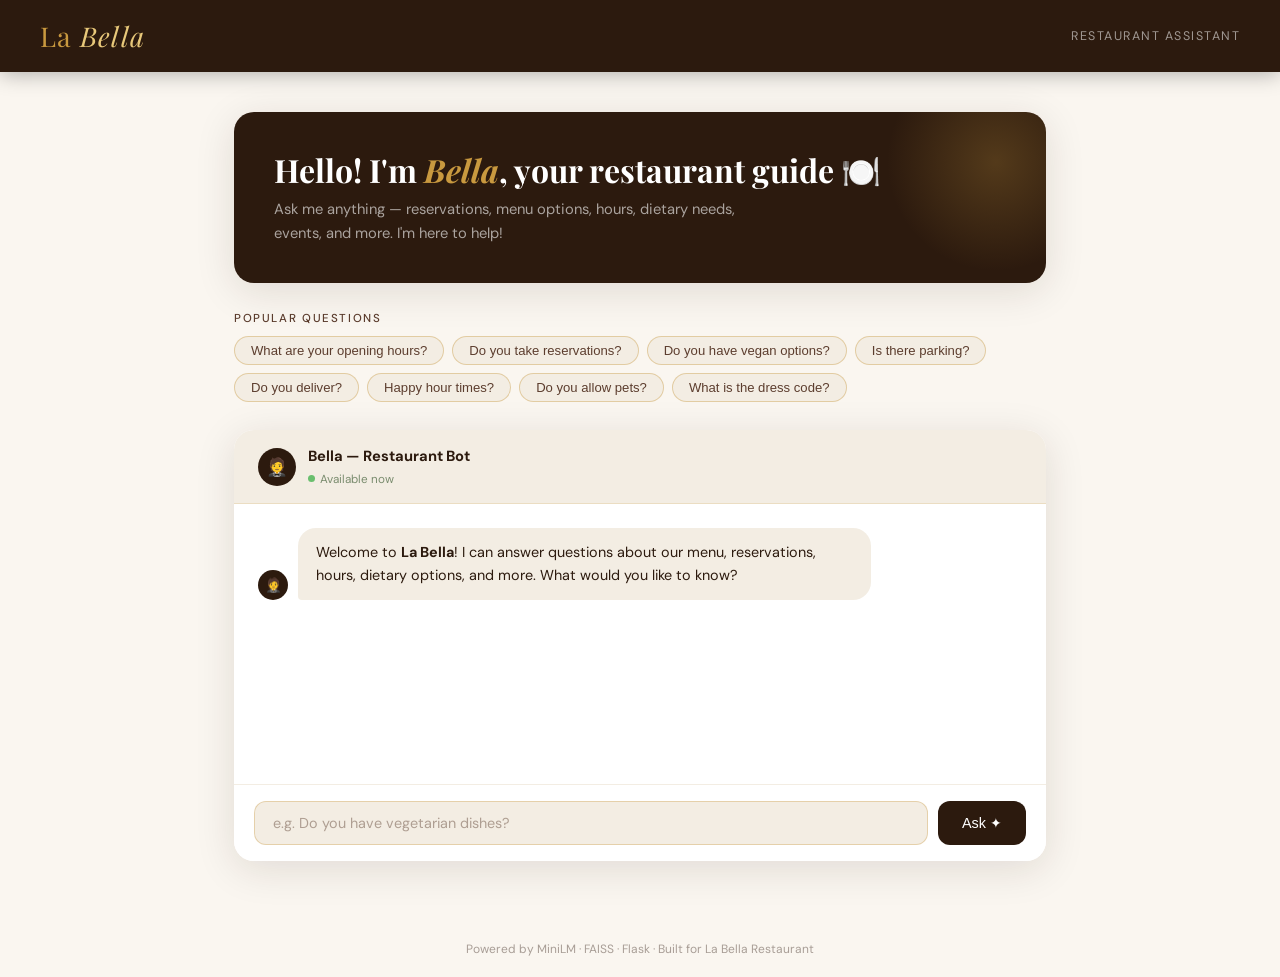
<file: index.html>
<!DOCTYPE html>
<html lang="en">
<head>
  <meta charset="UTF-8" />
  <meta name="viewport" content="width=device-width, initial-scale=1.0"/>
  <title>La Bella — Restaurant Assistant</title>
  <link href="https://fonts.googleapis.com/css2?family=Playfair+Display:ital,wght@0,400;0,700;1,400&family=DM+Sans:wght@300;400;500&display=swap" rel="stylesheet"/>
  <style>
    *, *::before, *::after { box-sizing: border-box; margin: 0; padding: 0; }

    :root {
      --cream:    #faf6f0;
      --paper:    #f3ede3;
      --gold:     #c9993f;
      --gold-lt:  #e8c87a;
      --espresso: #2c1a0e;
      --brown:    #5c3d2e;
      --sage:     #7a8c6e;
      --red:      #b03a2e;
      --white:    #ffffff;
      --shadow:   0 8px 40px rgba(44,26,14,.12);
    }

    html, body { height: 100%; }

    body {
      font-family: 'DM Sans', sans-serif;
      background: var(--cream);
      color: var(--espresso);
      display: flex;
      flex-direction: column;
      align-items: center;
      min-height: 100vh;
    }

    /* ── HEADER ── */
    header {
      width: 100%;
      background: var(--espresso);
      padding: 18px 40px;
      display: flex;
      align-items: center;
      justify-content: space-between;
      box-shadow: 0 2px 20px rgba(0,0,0,.3);
    }
    .logo {
      font-family: 'Playfair Display', serif;
      font-size: 1.7rem;
      color: var(--gold);
      letter-spacing: .04em;
    }
    .logo span { font-style: italic; color: var(--gold-lt); }
    .tagline {
      font-size: .78rem;
      color: rgba(255,255,255,.55);
      letter-spacing: .12em;
      text-transform: uppercase;
    }

    /* ── MAIN LAYOUT ── */
    main {
      width: 100%;
      max-width: 860px;
      padding: 40px 24px 60px;
      display: flex;
      flex-direction: column;
      gap: 28px;
    }

    /* ── HERO CARD ── */
    .hero {
      background: var(--espresso);
      border-radius: 20px;
      padding: 38px 40px;
      position: relative;
      overflow: hidden;
      box-shadow: var(--shadow);
    }
    .hero::before {
      content: '';
      position: absolute;
      top: -60px; right: -60px;
      width: 220px; height: 220px;
      background: radial-gradient(circle, rgba(201,153,63,.25) 0%, transparent 70%);
      border-radius: 50%;
    }
    .hero-title {
      font-family: 'Playfair Display', serif;
      font-size: 2rem;
      color: var(--white);
      line-height: 1.25;
      margin-bottom: 8px;
    }
    .hero-title em { color: var(--gold); font-style: italic; }
    .hero-sub {
      color: rgba(255,255,255,.6);
      font-size: .92rem;
      line-height: 1.6;
      max-width: 500px;
    }

    /* ── QUICK TOPICS ── */
    .quick-label {
      font-size: .72rem;
      text-transform: uppercase;
      letter-spacing: .14em;
      color: var(--brown);
      font-weight: 500;
      margin-bottom: 10px;
    }
    .chips {
      display: flex;
      flex-wrap: wrap;
      gap: 8px;
    }
    .chip {
      background: var(--paper);
      border: 1px solid rgba(201,153,63,.4);
      border-radius: 999px;
      padding: 6px 16px;
      font-size: .82rem;
      color: var(--brown);
      cursor: pointer;
      transition: all .2s;
      white-space: nowrap;
    }
    .chip:hover {
      background: var(--gold);
      color: var(--white);
      border-color: var(--gold);
      transform: translateY(-1px);
    }

    /* ── CHAT BOX ── */
    .chat-card {
      background: var(--white);
      border-radius: 20px;
      box-shadow: var(--shadow);
      overflow: hidden;
      display: flex;
      flex-direction: column;
    }
    .chat-header {
      background: var(--paper);
      padding: 16px 24px;
      border-bottom: 1px solid rgba(201,153,63,.2);
      display: flex;
      align-items: center;
      gap: 12px;
    }
    .avatar {
      width: 38px; height: 38px;
      background: var(--espresso);
      border-radius: 50%;
      display: flex; align-items: center; justify-content: center;
      font-size: 1.1rem;
    }
    .chat-header-info strong {
      font-size: .92rem;
      color: var(--espresso);
      display: block;
    }
    .online-dot {
      display: inline-flex;
      align-items: center;
      gap: 5px;
      font-size: .73rem;
      color: var(--sage);
    }
    .online-dot::before {
      content: '';
      width: 7px; height: 7px;
      background: #6abf6e;
      border-radius: 50%;
      display: inline-block;
    }

    /* chat messages */
    .chat-messages {
      padding: 24px;
      min-height: 280px;
      max-height: 420px;
      overflow-y: auto;
      display: flex;
      flex-direction: column;
      gap: 16px;
    }
    .chat-messages::-webkit-scrollbar { width: 5px; }
    .chat-messages::-webkit-scrollbar-thumb { background: var(--paper); border-radius: 10px; }

    .bubble-row {
      display: flex;
      align-items: flex-end;
      gap: 10px;
      animation: popIn .25s ease;
    }
    @keyframes popIn {
      from { opacity: 0; transform: translateY(8px); }
      to   { opacity: 1; transform: translateY(0); }
    }
    .bubble-row.user { flex-direction: row-reverse; }

    .bubble-avatar {
      width: 30px; height: 30px;
      border-radius: 50%;
      flex-shrink: 0;
      display: flex; align-items: center; justify-content: center;
      font-size: .85rem;
    }
    .bubble-avatar.bot { background: var(--espresso); }
    .bubble-avatar.user-av { background: var(--gold); }

    .bubble {
      max-width: 75%;
      padding: 13px 18px;
      border-radius: 18px;
      font-size: .9rem;
      line-height: 1.6;
    }
    .bubble.bot {
      background: var(--paper);
      color: var(--espresso);
      border-bottom-left-radius: 4px;
    }
    .bubble.user {
      background: var(--espresso);
      color: var(--white);
      border-bottom-right-radius: 4px;
    }
    .bubble .match-label {
      font-size: .7rem;
      color: var(--brown);
      display: block;
      margin-bottom: 4px;
      font-style: italic;
    }
    .score-badge {
      display: inline-block;
      margin-top: 8px;
      padding: 2px 10px;
      border-radius: 999px;
      font-size: .7rem;
      font-weight: 500;
    }
    .score-high   { background: #e8f5e9; color: #2e7d32; }
    .score-medium { background: #fff8e1; color: #f57f17; }
    .score-low    { background: #fce4ec; color: #880e4f; }

    /* typing indicator */
    .typing-indicator { display: none; }
    .typing-indicator.show { display: flex; }
    .typing-bubble {
      background: var(--paper);
      border-radius: 18px 18px 18px 4px;
      padding: 14px 20px;
      display: flex; gap: 5px; align-items: center;
    }
    .dot {
      width: 7px; height: 7px;
      background: var(--brown);
      border-radius: 50%;
      animation: bounce 1.2s infinite;
      opacity: .6;
    }
    .dot:nth-child(2) { animation-delay: .2s; }
    .dot:nth-child(3) { animation-delay: .4s; }
    @keyframes bounce {
      0%, 100% { transform: translateY(0); }
      50%       { transform: translateY(-6px); }
    }

    /* ── INPUT ── */
    .chat-input-area {
      padding: 16px 20px;
      border-top: 1px solid var(--paper);
      display: flex;
      gap: 10px;
      background: var(--white);
    }
    #questionInput {
      flex: 1;
      border: 1.5px solid rgba(201,153,63,.35);
      border-radius: 12px;
      padding: 12px 18px;
      font-family: 'DM Sans', sans-serif;
      font-size: .9rem;
      color: var(--espresso);
      background: var(--paper);
      outline: none;
      transition: border-color .2s;
      resize: none;
    }
    #questionInput:focus { border-color: var(--gold); background: var(--white); }
    #questionInput::placeholder { color: rgba(92,61,46,.45); }

    #sendBtn {
      background: var(--espresso);
      color: var(--white);
      border: none;
      border-radius: 12px;
      padding: 0 24px;
      font-size: .9rem;
      font-weight: 500;
      cursor: pointer;
      transition: background .2s, transform .15s;
      white-space: nowrap;
    }
    #sendBtn:hover  { background: var(--brown); transform: scale(1.03); }
    #sendBtn:active { transform: scale(.97); }
    #sendBtn:disabled { opacity: .5; cursor: not-allowed; transform: none; }

    /* ── SUGGESTIONS ── */
    .suggestions-card {
      background: var(--white);
      border-radius: 16px;
      padding: 20px 24px;
      box-shadow: var(--shadow);
    }
    .suggestions-card h3 {
      font-family: 'Playfair Display', serif;
      font-size: 1rem;
      color: var(--espresso);
      margin-bottom: 12px;
    }
    .suggestion-item {
      display: flex;
      align-items: center;
      justify-content: space-between;
      padding: 10px 14px;
      border-radius: 10px;
      cursor: pointer;
      transition: background .18s;
      border: 1px solid transparent;
    }
    .suggestion-item:hover {
      background: var(--paper);
      border-color: rgba(201,153,63,.25);
    }
    .suggestion-q { font-size: .87rem; color: var(--brown); }
    .suggestion-score {
      font-size: .75rem;
      color: var(--sage);
      font-weight: 500;
      flex-shrink: 0;
      margin-left: 8px;
    }
    .suggestions-hidden { display: none; }

    /* ── FOOTER ── */
    footer {
      margin-top: auto;
      padding: 20px;
      text-align: center;
      font-size: .75rem;
      color: rgba(44,26,14,.4);
    }
  </style>
</head>
<body>

<header>
  <div class="logo">La <span>Bella</span></div>
  <div class="tagline">Restaurant Assistant</div>
</header>

<main>
  <!-- Hero -->
  <div class="hero">
    <h1 class="hero-title">Hello! I'm <em>Bella</em>, your restaurant guide 🍽️</h1>
    <p class="hero-sub">Ask me anything — reservations, menu options, hours, dietary needs, events, and more. I'm here to help!</p>
  </div>

  <!-- Quick chips -->
  <div>
    <p class="quick-label">Popular questions</p>
    <div class="chips" id="chips"></div>
  </div>

  <!-- Chat window -->
  <div class="chat-card">
    <div class="chat-header">
      <div class="avatar">🤵</div>
      <div class="chat-header-info">
        <strong>Bella — Restaurant Bot</strong>
        <span class="online-dot">Available now</span>
      </div>
    </div>

    <div class="chat-messages" id="chatMessages">
      <!-- Welcome message -->
      <div class="bubble-row">
        <div class="bubble-avatar bot">🤵</div>
        <div class="bubble bot">
          Welcome to <strong>La Bella</strong>! I can answer questions about our menu, reservations, hours, dietary options, and more. What would you like to know?
        </div>
      </div>
    </div>

    <!-- Typing indicator -->
    <div class="typing-indicator bubble-row" id="typingIndicator">
      <div class="bubble-avatar bot">🤵</div>
      <div class="typing-bubble">
        <span class="dot"></span><span class="dot"></span><span class="dot"></span>
      </div>
    </div>

    <div class="chat-input-area">
      <textarea id="questionInput" rows="1" placeholder="e.g. Do you have vegetarian dishes?"></textarea>
      <button id="sendBtn" onclick="askQuestion()">Ask ✦</button>
    </div>
  </div>

  <!-- Related suggestions panel -->
  <div class="suggestions-card suggestions-hidden" id="suggestionsPanel">
    <h3>Related questions you might also ask:</h3>
    <div id="suggestionsList"></div>
  </div>
</main>

<footer>Powered by MiniLM · FAISS · Flask · Built for La Bella Restaurant</footer>

<script>
const QUICK_CHIPS = [
  "What are your opening hours?",
  "Do you take reservations?",
  "Do you have vegan options?",
  "Is there parking?",
  "Do you deliver?",
  "Happy hour times?",
  "Do you allow pets?",
  "What is the dress code?"
];

// Render chips
const chipsEl = document.getElementById("chips");
QUICK_CHIPS.forEach(q => {
  const chip = document.createElement("button");
  chip.className = "chip";
  chip.textContent = q;
  chip.onclick = () => { fillAndSend(q); };
  chipsEl.appendChild(chip);
});

function fillAndSend(text) {
  document.getElementById("questionInput").value = text;
  askQuestion();
}

// Auto-resize textarea
const input = document.getElementById("questionInput");
input.addEventListener("input", () => {
  input.style.height = "auto";
  input.style.height = Math.min(input.scrollHeight, 120) + "px";
});
input.addEventListener("keydown", e => {
  if (e.key === "Enter" && !e.shiftKey) { e.preventDefault(); askQuestion(); }
});

// ── CORE FUNCTION ──
async function askQuestion() {
  const q = input.value.trim();
  if (!q) return;

  appendMessage(q, "user");
  input.value = "";
  input.style.height = "auto";

  const sendBtn = document.getElementById("sendBtn");
  sendBtn.disabled = true;
  showTyping(true);

  try {
    const res = await fetch("/ask", {
      method: "POST",
      headers: { "Content-Type": "application/json" },
      body: JSON.stringify({ question: q })
    });
    const data = await res.json();
    showTyping(false);

    if (data.error) {
      appendBotMessage("⚠️ " + data.error, null, null);
    } else {
      appendBotMessage(data.answer, data.matched_question, data.score);
      if (data.suggestions && data.suggestions.length > 0) {
        showSuggestions(data.suggestions);
      } else {
        hideSuggestions();
      }
    }
  } catch (err) {
    showTyping(false);
    appendBotMessage("⚠️ Connection error. Please make sure the Flask server is running.", null, null);
  }

  sendBtn.disabled = false;
  scrollToBottom();
}

function appendMessage(text, role) {
  const row = document.createElement("div");
  row.className = `bubble-row ${role}`;
  const avEl = document.createElement("div");
  avEl.className = `bubble-avatar ${role === "user" ? "user-av" : "bot"}`;
  avEl.textContent = role === "user" ? "🙋" : "🤵";
  const bub = document.createElement("div");
  bub.className = `bubble ${role}`;
  bub.textContent = text;
  row.appendChild(avEl);
  row.appendChild(bub);
  document.getElementById("chatMessages").appendChild(row);
  scrollToBottom();
}

function appendBotMessage(answer, matched, score) {
  const row = document.createElement("div");
  row.className = "bubble-row";
  const avEl = document.createElement("div");
  avEl.className = "bubble-avatar bot";
  avEl.textContent = "🤵";
  const bub = document.createElement("div");
  bub.className = "bubble bot";

  let html = "";
  if (matched) {
    html += `<span class="match-label">Matched: "${matched}"</span>`;
  }
  html += `<span>${escapeHtml(answer)}</span>`;
   
  bub.innerHTML = html;
  row.appendChild(avEl);
  row.appendChild(bub);
  document.getElementById("chatMessages").appendChild(row);
  scrollToBottom();
}

function showSuggestions(suggestions) {
  const panel = document.getElementById("suggestionsPanel");
  const list  = document.getElementById("suggestionsList");
  list.innerHTML = "";
  suggestions.forEach(s => {
    const item = document.createElement("div");
    item.className = "suggestion-item";
    item.innerHTML = `<span class="suggestion-q">💬 ${escapeHtml(s.question)}</span>
                      <span class="suggestion-score">${s.score}%</span>`;
    item.onclick = () => fillAndSend(s.question);
    list.appendChild(item);
  });
  panel.classList.remove("suggestions-hidden");
}

function hideSuggestions() {
  document.getElementById("suggestionsPanel").classList.add("suggestions-hidden");
}

function showTyping(show) {
  const el = document.getElementById("typingIndicator");
  el.classList.toggle("show", show);
  scrollToBottom();
}

function scrollToBottom() {
  const c = document.getElementById("chatMessages");
  c.scrollTop = c.scrollHeight;
}

function escapeHtml(text) {
  const d = document.createElement("div");
  d.textContent = text;
  return d.innerHTML;
}
</script>
</body>
</html>
</file>
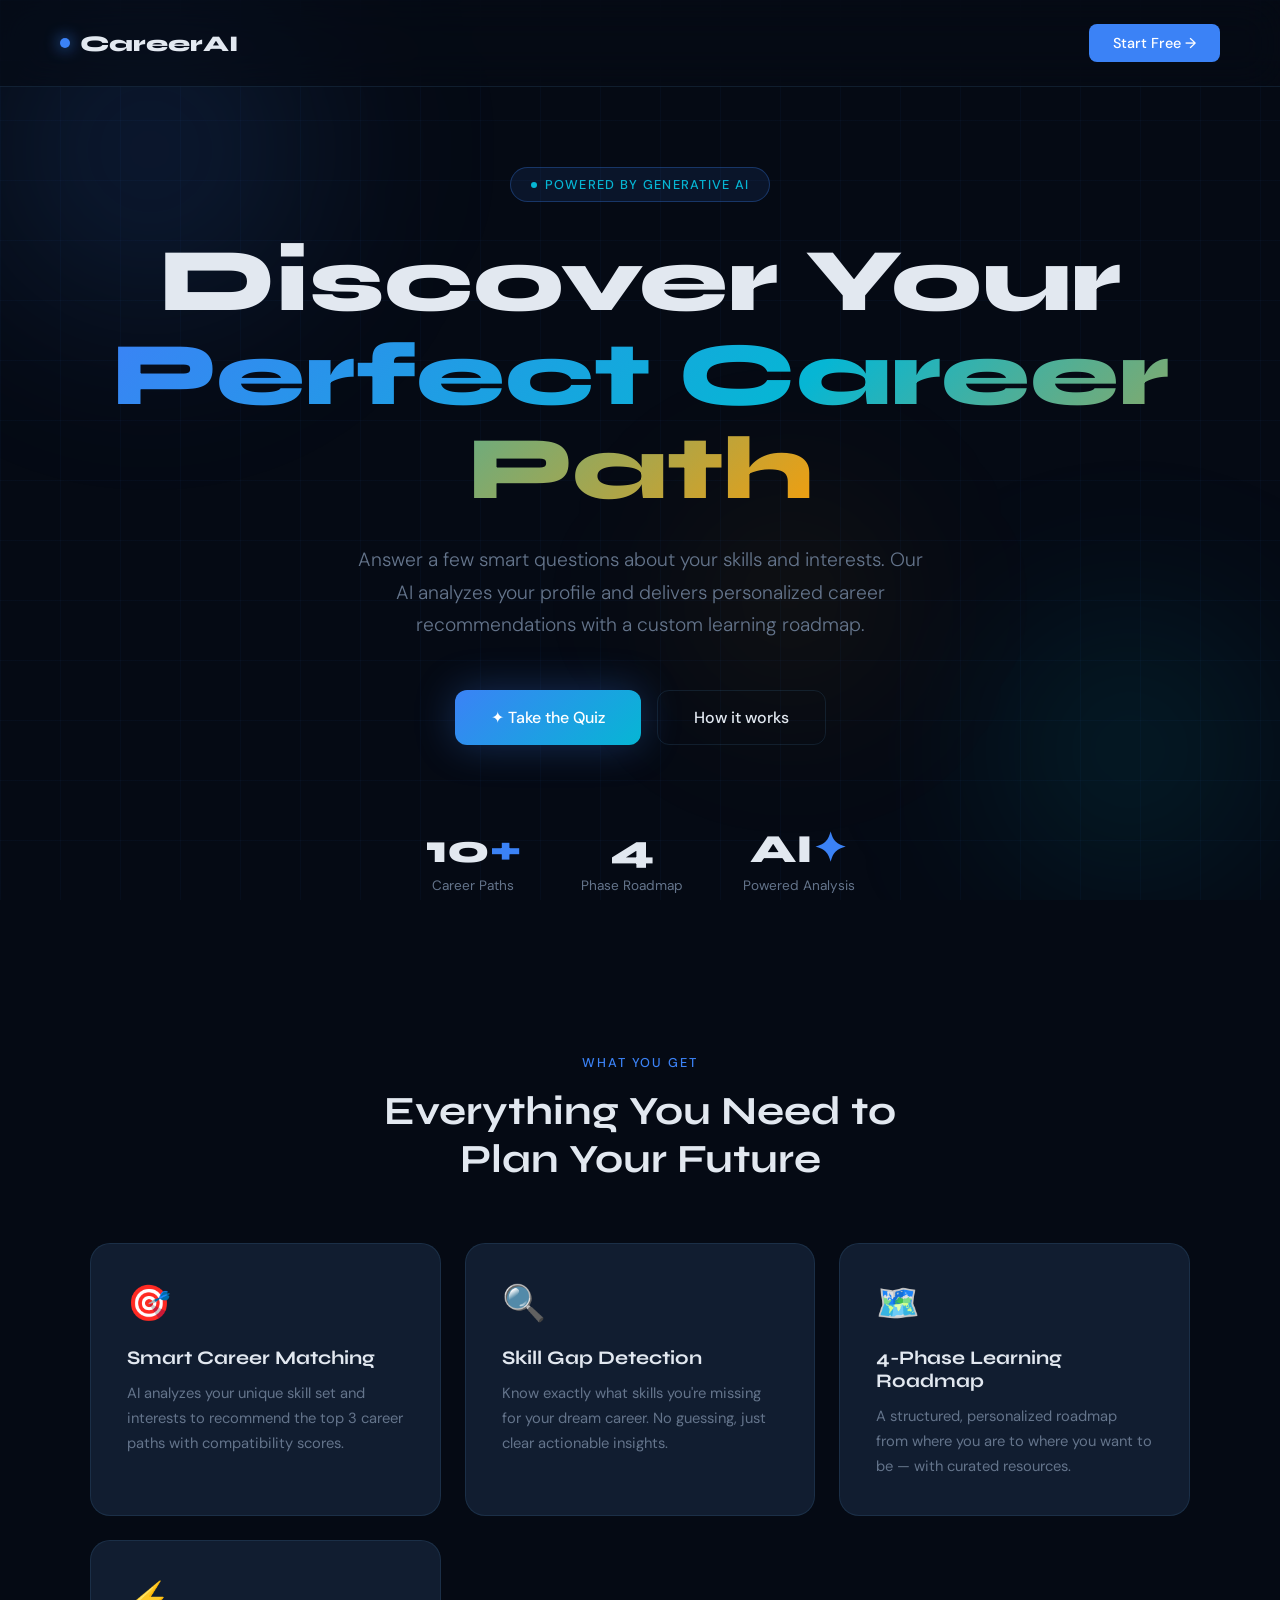
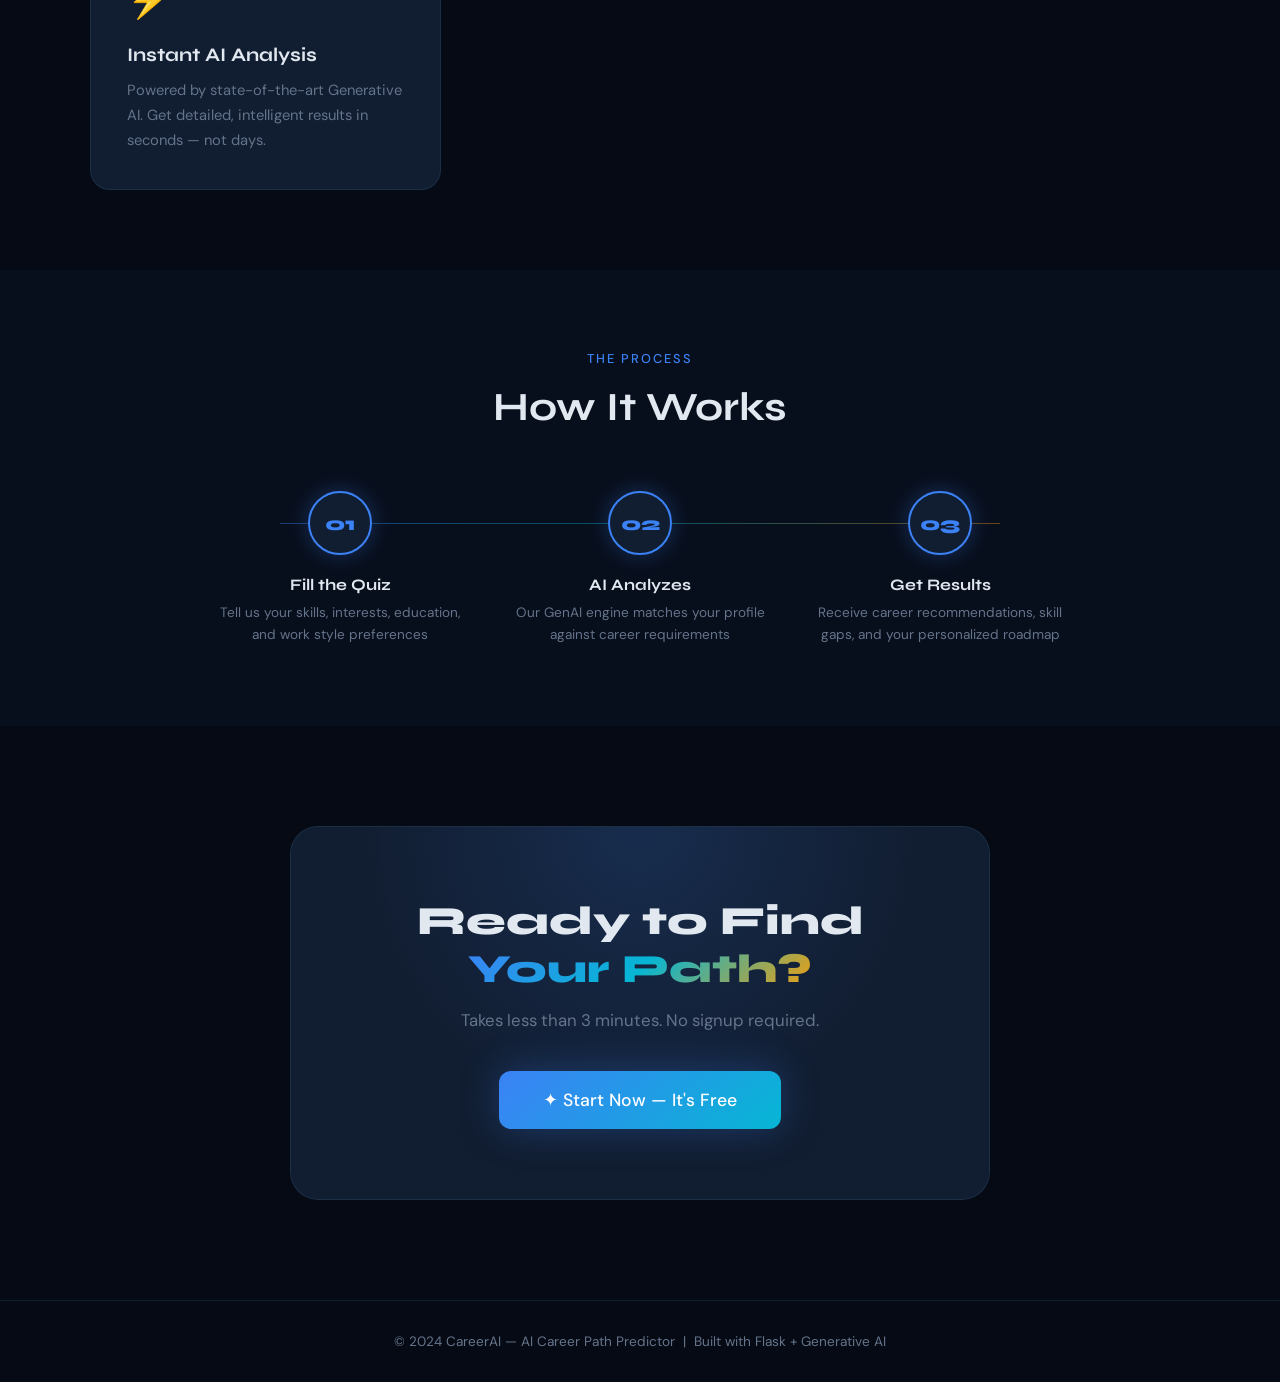
<file: Project(ai_career_predictor)/ai_career_predictor/templates/index.html>
<!DOCTYPE html>
<html lang="en">
<head>
  <meta charset="UTF-8" />
  <meta name="viewport" content="width=device-width, initial-scale=1.0"/>
  <title>CareerAI — Discover Your Path</title>
  <link href="https://fonts.googleapis.com/css2?family=Syne:wght@400;600;700;800&family=DM+Sans:ital,wght@0,300;0,400;0,500;1,300&display=swap" rel="stylesheet"/>
  <style>
    :root {
      --bg: #050a14;
      --surface: #0c1525;
      --card: #111d30;
      --border: rgba(99,179,237,0.12);
      --accent: #3b82f6;
      --accent2: #06b6d4;
      --gold: #f59e0b;
      --text: #e2e8f0;
      --muted: #64748b;
      --glow: rgba(59,130,246,0.3);
    }

    * { margin: 0; padding: 0; box-sizing: border-box; }

    body {
      background: var(--bg);
      color: var(--text);
      font-family: 'DM Sans', sans-serif;
      overflow-x: hidden;
      min-height: 100vh;
    }

    /* Animated background */
    .bg-grid {
      position: fixed;
      inset: 0;
      background-image:
        linear-gradient(rgba(59,130,246,0.04) 1px, transparent 1px),
        linear-gradient(90deg, rgba(59,130,246,0.04) 1px, transparent 1px);
      background-size: 60px 60px;
      z-index: 0;
    }

    .bg-orbs {
      position: fixed;
      inset: 0;
      z-index: 0;
      overflow: hidden;
    }

    .orb {
      position: absolute;
      border-radius: 50%;
      filter: blur(80px);
      animation: drift 15s ease-in-out infinite;
    }

    .orb1 {
      width: 500px; height: 500px;
      background: radial-gradient(circle, rgba(59,130,246,0.18) 0%, transparent 70%);
      top: -100px; left: -100px;
      animation-delay: 0s;
    }

    .orb2 {
      width: 400px; height: 400px;
      background: radial-gradient(circle, rgba(6,182,212,0.15) 0%, transparent 70%);
      bottom: -50px; right: -50px;
      animation-delay: -5s;
    }

    .orb3 {
      width: 300px; height: 300px;
      background: radial-gradient(circle, rgba(245,158,11,0.1) 0%, transparent 70%);
      top: 50%; left: 50%;
      animation-delay: -10s;
    }

    @keyframes drift {
      0%, 100% { transform: translate(0, 0) scale(1); }
      33% { transform: translate(30px, -30px) scale(1.05); }
      66% { transform: translate(-20px, 20px) scale(0.95); }
    }

    /* NAV */
    nav {
      position: relative;
      z-index: 10;
      display: flex;
      justify-content: space-between;
      align-items: center;
      padding: 24px 60px;
      border-bottom: 1px solid var(--border);
      backdrop-filter: blur(20px);
      background: rgba(5,10,20,0.6);
    }

    .logo {
      font-family: 'Syne', sans-serif;
      font-weight: 800;
      font-size: 1.4rem;
      color: var(--text);
      text-decoration: none;
      display: flex;
      align-items: center;
      gap: 10px;
    }

    .logo-dot {
      width: 10px; height: 10px;
      border-radius: 50%;
      background: var(--accent);
      box-shadow: 0 0 15px var(--accent);
      animation: pulse 2s ease-in-out infinite;
    }

    @keyframes pulse {
      0%, 100% { box-shadow: 0 0 10px var(--accent); transform: scale(1); }
      50% { box-shadow: 0 0 25px var(--accent); transform: scale(1.2); }
    }

    .nav-btn {
      background: var(--accent);
      color: white;
      border: none;
      padding: 10px 24px;
      border-radius: 8px;
      font-family: 'DM Sans', sans-serif;
      font-size: 0.9rem;
      font-weight: 500;
      cursor: pointer;
      text-decoration: none;
      transition: all 0.2s;
    }

    .nav-btn:hover {
      background: #2563eb;
      transform: translateY(-1px);
      box-shadow: 0 8px 25px rgba(59,130,246,0.4);
    }

    /* HERO */
    .hero {
      position: relative;
      z-index: 5;
      min-height: 90vh;
      display: flex;
      flex-direction: column;
      align-items: center;
      justify-content: center;
      text-align: center;
      padding: 80px 40px;
    }

    .hero-badge {
      display: inline-flex;
      align-items: center;
      gap: 8px;
      background: rgba(59,130,246,0.1);
      border: 1px solid rgba(59,130,246,0.3);
      border-radius: 100px;
      padding: 8px 20px;
      font-size: 0.8rem;
      color: var(--accent2);
      letter-spacing: 0.1em;
      text-transform: uppercase;
      font-weight: 500;
      margin-bottom: 32px;
      animation: fadeUp 0.6s ease both;
    }

    .badge-dot {
      width: 6px; height: 6px;
      background: var(--accent2);
      border-radius: 50%;
      animation: pulse 1.5s ease-in-out infinite;
    }

    .hero h1 {
      font-family: 'Syne', sans-serif;
      font-size: clamp(3rem, 7vw, 6rem);
      font-weight: 800;
      line-height: 1.05;
      margin-bottom: 28px;
      animation: fadeUp 0.6s 0.1s ease both;
    }

    .gradient-text {
      background: linear-gradient(135deg, #3b82f6, #06b6d4, #f59e0b);
      -webkit-background-clip: text;
      -webkit-text-fill-color: transparent;
      background-clip: text;
    }

    .hero p {
      font-size: 1.2rem;
      color: var(--muted);
      max-width: 580px;
      line-height: 1.7;
      margin-bottom: 48px;
      font-weight: 300;
      animation: fadeUp 0.6s 0.2s ease both;
    }

    .hero-actions {
      display: flex;
      gap: 16px;
      flex-wrap: wrap;
      justify-content: center;
      animation: fadeUp 0.6s 0.3s ease both;
    }

    .btn-primary {
      background: linear-gradient(135deg, var(--accent), var(--accent2));
      color: white;
      padding: 16px 36px;
      border-radius: 12px;
      font-size: 1rem;
      font-weight: 500;
      text-decoration: none;
      border: none;
      cursor: pointer;
      transition: all 0.3s;
      display: inline-flex;
      align-items: center;
      gap: 10px;
      font-family: 'DM Sans', sans-serif;
      box-shadow: 0 0 40px rgba(59,130,246,0.3);
    }

    .btn-primary:hover {
      transform: translateY(-3px);
      box-shadow: 0 20px 50px rgba(59,130,246,0.5);
    }

    .btn-secondary {
      background: transparent;
      color: var(--text);
      padding: 16px 36px;
      border-radius: 12px;
      font-size: 1rem;
      font-weight: 500;
      text-decoration: none;
      border: 1px solid var(--border);
      cursor: pointer;
      transition: all 0.3s;
      font-family: 'DM Sans', sans-serif;
    }

    .btn-secondary:hover {
      border-color: var(--accent);
      background: rgba(59,130,246,0.08);
    }

    /* STATS */
    .stats-row {
      display: flex;
      gap: 60px;
      justify-content: center;
      margin-top: 80px;
      flex-wrap: wrap;
      animation: fadeUp 0.6s 0.4s ease both;
    }

    .stat {
      text-align: center;
    }

    .stat-num {
      font-family: 'Syne', sans-serif;
      font-size: 2.5rem;
      font-weight: 800;
      color: var(--text);
    }

    .stat-num span {
      color: var(--accent);
    }

    .stat-label {
      font-size: 0.85rem;
      color: var(--muted);
      margin-top: 4px;
    }

    /* FEATURES */
    .features {
      position: relative;
      z-index: 5;
      padding: 80px 60px;
    }

    .section-label {
      text-align: center;
      font-size: 0.8rem;
      letter-spacing: 0.15em;
      text-transform: uppercase;
      color: var(--accent);
      margin-bottom: 16px;
      font-weight: 500;
    }

    .section-title {
      font-family: 'Syne', sans-serif;
      font-size: 2.5rem;
      font-weight: 700;
      text-align: center;
      margin-bottom: 60px;
    }

    .features-grid {
      display: grid;
      grid-template-columns: repeat(auto-fit, minmax(280px, 1fr));
      gap: 24px;
      max-width: 1100px;
      margin: 0 auto;
    }

    .feature-card {
      background: var(--card);
      border: 1px solid var(--border);
      border-radius: 20px;
      padding: 36px;
      transition: all 0.3s;
      position: relative;
      overflow: hidden;
    }

    .feature-card::before {
      content: '';
      position: absolute;
      top: 0; left: 0; right: 0;
      height: 2px;
      background: linear-gradient(90deg, var(--accent), var(--accent2));
      opacity: 0;
      transition: opacity 0.3s;
    }

    .feature-card:hover {
      border-color: rgba(59,130,246,0.3);
      transform: translateY(-6px);
      box-shadow: 0 20px 60px rgba(0,0,0,0.4), 0 0 40px rgba(59,130,246,0.1);
    }

    .feature-card:hover::before { opacity: 1; }

    .feature-icon {
      font-size: 2.2rem;
      margin-bottom: 20px;
      display: block;
    }

    .feature-card h3 {
      font-family: 'Syne', sans-serif;
      font-size: 1.2rem;
      font-weight: 700;
      margin-bottom: 12px;
    }

    .feature-card p {
      color: var(--muted);
      font-size: 0.92rem;
      line-height: 1.7;
    }

    /* HOW IT WORKS */
    .how {
      position: relative;
      z-index: 5;
      padding: 80px 60px;
      background: rgba(12,21,37,0.5);
    }

    .steps {
      display: flex;
      gap: 0;
      max-width: 900px;
      margin: 0 auto;
      position: relative;
    }

    .steps::before {
      content: '';
      position: absolute;
      top: 32px;
      left: 10%;
      right: 10%;
      height: 1px;
      background: linear-gradient(90deg, var(--accent), var(--accent2), var(--gold));
      opacity: 0.4;
    }

    .step {
      flex: 1;
      text-align: center;
      padding: 0 20px;
    }

    .step-num {
      width: 64px; height: 64px;
      border-radius: 50%;
      background: var(--card);
      border: 2px solid var(--accent);
      display: flex;
      align-items: center;
      justify-content: center;
      margin: 0 auto 20px;
      font-family: 'Syne', sans-serif;
      font-weight: 800;
      font-size: 1.2rem;
      color: var(--accent);
      position: relative;
      z-index: 2;
      box-shadow: 0 0 25px rgba(59,130,246,0.3);
    }

    .step h4 {
      font-family: 'Syne', sans-serif;
      font-size: 1rem;
      margin-bottom: 8px;
    }

    .step p {
      font-size: 0.85rem;
      color: var(--muted);
      line-height: 1.6;
    }

    /* CTA */
    .cta-section {
      position: relative;
      z-index: 5;
      padding: 100px 60px;
      text-align: center;
    }

    .cta-box {
      background: var(--card);
      border: 1px solid var(--border);
      border-radius: 28px;
      padding: 70px;
      max-width: 700px;
      margin: 0 auto;
      position: relative;
      overflow: hidden;
    }

    .cta-box::before {
      content: '';
      position: absolute;
      inset: 0;
      background: radial-gradient(ellipse at 50% 0%, rgba(59,130,246,0.15) 0%, transparent 60%);
    }

    .cta-box h2 {
      font-family: 'Syne', sans-serif;
      font-size: 2.5rem;
      font-weight: 800;
      margin-bottom: 16px;
      position: relative;
    }

    .cta-box p {
      color: var(--muted);
      margin-bottom: 40px;
      font-size: 1.05rem;
      position: relative;
    }

    /* FOOTER */
    footer {
      position: relative;
      z-index: 5;
      text-align: center;
      padding: 32px;
      border-top: 1px solid var(--border);
      color: var(--muted);
      font-size: 0.85rem;
    }

    @keyframes fadeUp {
      from { opacity: 0; transform: translateY(30px); }
      to { opacity: 1; transform: translateY(0); }
    }

    @media (max-width: 768px) {
      nav { padding: 20px 24px; }
      .hero { padding: 60px 24px; }
      .features { padding: 60px 24px; }
      .how { padding: 60px 24px; }
      .steps { flex-direction: column; gap: 40px; }
      .steps::before { display: none; }
      .cta-section { padding: 60px 24px; }
      .cta-box { padding: 40px 24px; }
      .stats-row { gap: 32px; }
    }
  </style>
</head>
<body>

<div class="bg-grid"></div>
<div class="bg-orbs">
  <div class="orb orb1"></div>
  <div class="orb orb2"></div>
  <div class="orb orb3"></div>
</div>

<nav>
  <a class="logo" href="/">
    <div class="logo-dot"></div>
    CareerAI
  </a>
  <a href="/quiz" class="nav-btn">Start Free →</a>
</nav>

<section class="hero">
  <div class="hero-badge">
    <div class="badge-dot"></div>
    Powered by Generative AI
  </div>
  <h1>
    Discover Your<br/>
    <span class="gradient-text">Perfect Career Path</span>
  </h1>
  <p>
    Answer a few smart questions about your skills and interests. 
    Our AI analyzes your profile and delivers personalized career recommendations with a custom learning roadmap.
  </p>
  <div class="hero-actions">
    <a href="/quiz" class="btn-primary">
      ✦ Take the Quiz
    </a>
    <a href="#how" class="btn-secondary">How it works</a>
  </div>

  <div class="stats-row">
    <div class="stat">
      <div class="stat-num">10<span>+</span></div>
      <div class="stat-label">Career Paths</div>
    </div>
    <div class="stat">
      <div class="stat-num">4</div>
      <div class="stat-label">Phase Roadmap</div>
    </div>
    <div class="stat">
      <div class="stat-num">AI<span>✦</span></div>
      <div class="stat-label">Powered Analysis</div>
    </div>
  </div>
</section>

<section class="features">
  <div class="section-label">What You Get</div>
  <h2 class="section-title">Everything You Need to<br/>Plan Your Future</h2>
  <div class="features-grid">
    <div class="feature-card">
      <span class="feature-icon">🎯</span>
      <h3>Smart Career Matching</h3>
      <p>AI analyzes your unique skill set and interests to recommend the top 3 career paths with compatibility scores.</p>
    </div>
    <div class="feature-card">
      <span class="feature-icon">🔍</span>
      <h3>Skill Gap Detection</h3>
      <p>Know exactly what skills you're missing for your dream career. No guessing, just clear actionable insights.</p>
    </div>
    <div class="feature-card">
      <span class="feature-icon">🗺️</span>
      <h3>4-Phase Learning Roadmap</h3>
      <p>A structured, personalized roadmap from where you are to where you want to be — with curated resources.</p>
    </div>
    <div class="feature-card">
      <span class="feature-icon">⚡</span>
      <h3>Instant AI Analysis</h3>
      <p>Powered by state-of-the-art Generative AI. Get detailed, intelligent results in seconds — not days.</p>
    </div>
  </div>
</section>

<section class="how" id="how">
  <div class="section-label">The Process</div>
  <h2 class="section-title">How It Works</h2>
  <div class="steps">
    <div class="step">
      <div class="step-num">01</div>
      <h4>Fill the Quiz</h4>
      <p>Tell us your skills, interests, education, and work style preferences</p>
    </div>
    <div class="step">
      <div class="step-num">02</div>
      <h4>AI Analyzes</h4>
      <p>Our GenAI engine matches your profile against career requirements</p>
    </div>
    <div class="step">
      <div class="step-num">03</div>
      <h4>Get Results</h4>
      <p>Receive career recommendations, skill gaps, and your personalized roadmap</p>
    </div>
  </div>
</section>

<section class="cta-section">
  <div class="cta-box">
    <h2>Ready to Find<br/><span class="gradient-text">Your Path?</span></h2>
    <p>Takes less than 3 minutes. No signup required.</p>
    <a href="/quiz" class="btn-primary" style="font-size:1.1rem; padding:18px 44px;">
      ✦ Start Now — It's Free
    </a>
  </div>
</section>

<footer>
  © 2024 CareerAI — AI Career Path Predictor &nbsp;|&nbsp; Built with Flask + Generative AI
</footer>

</body>
</html>
</file>
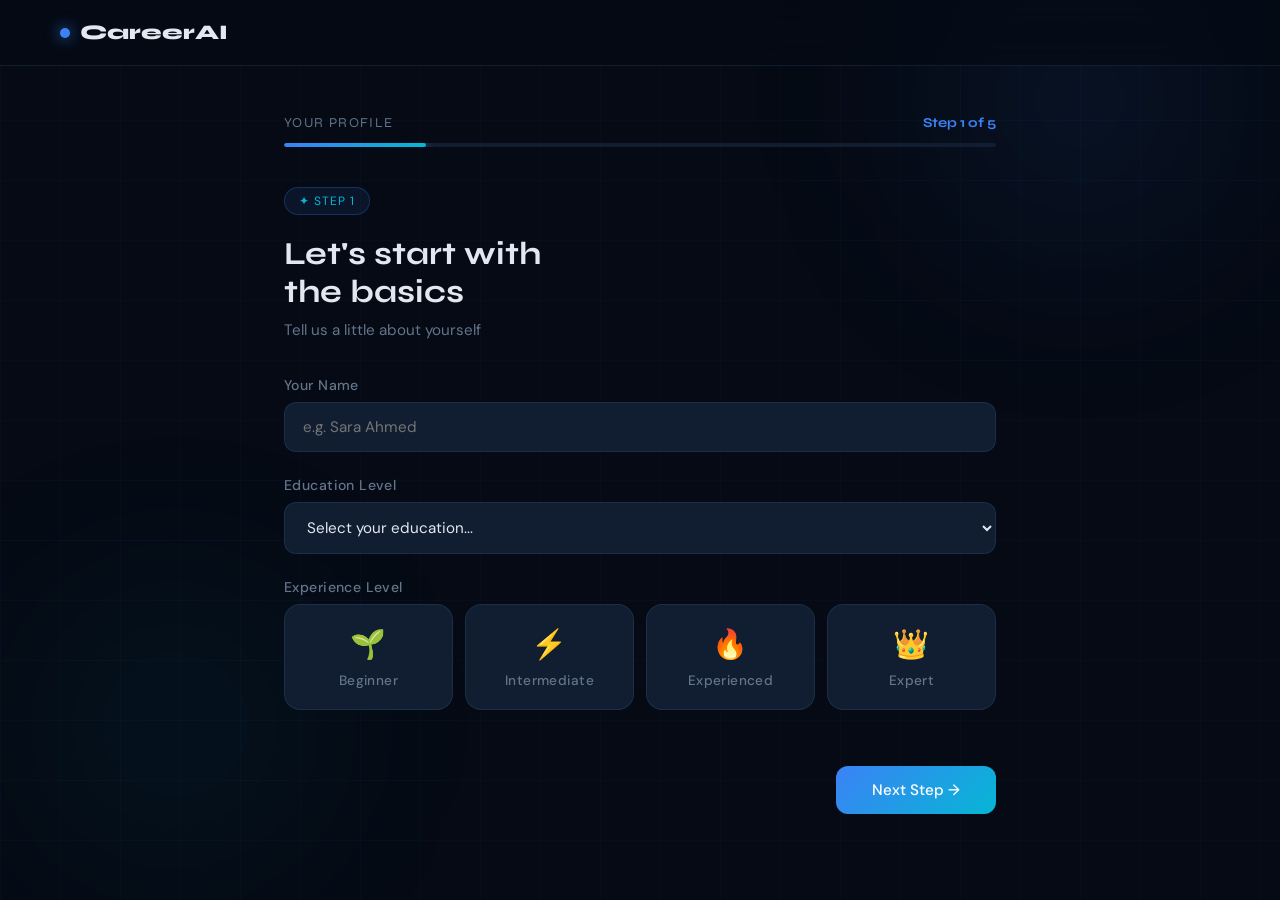
<file: Project(ai_career_predictor)/ai_career_predictor/templates/quiz.html>
<!DOCTYPE html>
<html lang="en">
<head>
  <meta charset="UTF-8"/>
  <meta name="viewport" content="width=device-width, initial-scale=1.0"/>
  <title>CareerAI — Your Profile Quiz</title>
  <link href="https://fonts.googleapis.com/css2?family=Syne:wght@400;600;700;800&family=DM+Sans:ital,wght@0,300;0,400;0,500;1,300&display=swap" rel="stylesheet"/>
  <style>
    :root {
      --bg: #050a14;
      --surface: #0c1525;
      --card: #111d30;
      --border: rgba(99,179,237,0.12);
      --accent: #3b82f6;
      --accent2: #06b6d4;
      --gold: #f59e0b;
      --text: #e2e8f0;
      --muted: #64748b;
      --success: #10b981;
      --error: #ef4444;
    }

    * { margin: 0; padding: 0; box-sizing: border-box; }

    body {
      background: var(--bg);
      color: var(--text);
      font-family: 'DM Sans', sans-serif;
      min-height: 100vh;
      overflow-x: hidden;
    }

    .bg-grid {
      position: fixed; inset: 0;
      background-image: linear-gradient(rgba(59,130,246,0.04) 1px, transparent 1px), linear-gradient(90deg, rgba(59,130,246,0.04) 1px, transparent 1px);
      background-size: 60px 60px;
      z-index: 0;
    }

    .orb {
      position: fixed;
      border-radius: 50%;
      filter: blur(100px);
      z-index: 0;
    }

    .orb1 { width: 400px; height: 400px; background: radial-gradient(circle, rgba(59,130,246,0.15) 0%, transparent 70%); top: -100px; right: 0; }
    .orb2 { width: 350px; height: 350px; background: radial-gradient(circle, rgba(6,182,212,0.12) 0%, transparent 70%); bottom: 0; left: 0; }

    nav {
      position: relative; z-index: 10;
      display: flex; justify-content: space-between; align-items: center;
      padding: 20px 60px;
      border-bottom: 1px solid var(--border);
      backdrop-filter: blur(20px);
      background: rgba(5,10,20,0.7);
    }

    .logo {
      font-family: 'Syne', sans-serif; font-weight: 800; font-size: 1.3rem;
      color: var(--text); text-decoration: none;
      display: flex; align-items: center; gap: 10px;
    }

    .logo-dot {
      width: 10px; height: 10px; border-radius: 50%;
      background: var(--accent); box-shadow: 0 0 15px var(--accent);
      animation: pulse 2s ease-in-out infinite;
    }

    @keyframes pulse {
      0%,100% { box-shadow: 0 0 10px var(--accent); }
      50% { box-shadow: 0 0 25px var(--accent); }
    }

    /* PROGRESS */
    .quiz-wrapper {
      position: relative; z-index: 5;
      max-width: 760px; margin: 0 auto;
      padding: 48px 24px;
    }

    .progress-header {
      margin-bottom: 40px;
    }

    .progress-text {
      display: flex; justify-content: space-between; align-items: center;
      margin-bottom: 12px;
    }

    .progress-label {
      font-family: 'Syne', sans-serif;
      font-size: 0.85rem; color: var(--muted); letter-spacing: 0.1em; text-transform: uppercase;
    }

    .progress-count {
      font-family: 'Syne', sans-serif;
      font-size: 0.85rem; color: var(--accent); font-weight: 700;
    }

    .progress-bar {
      height: 4px; background: var(--card); border-radius: 100px; overflow: hidden;
    }

    .progress-fill {
      height: 100%;
      background: linear-gradient(90deg, var(--accent), var(--accent2));
      border-radius: 100px;
      transition: width 0.5s ease;
      box-shadow: 0 0 12px var(--accent);
    }

    /* STEP */
    .step {
      display: none;
      animation: stepIn 0.4s ease both;
    }

    .step.active { display: block; }

    @keyframes stepIn {
      from { opacity: 0; transform: translateX(30px); }
      to { opacity: 1; transform: translateX(0); }
    }

    .step-badge {
      display: inline-flex; align-items: center; gap: 6px;
      background: rgba(59,130,246,0.1); border: 1px solid rgba(59,130,246,0.25);
      border-radius: 100px; padding: 5px 14px;
      font-size: 0.75rem; color: var(--accent2); letter-spacing: 0.08em; text-transform: uppercase;
      margin-bottom: 20px;
    }

    .step h2 {
      font-family: 'Syne', sans-serif; font-size: 2rem; font-weight: 700;
      margin-bottom: 8px; line-height: 1.2;
    }

    .step-sub {
      color: var(--muted); font-size: 0.95rem; margin-bottom: 36px;
    }

    /* INPUT STYLES */
    .field {
      margin-bottom: 24px;
    }

    label {
      display: block; font-size: 0.88rem; font-weight: 500;
      color: var(--muted); margin-bottom: 8px; letter-spacing: 0.03em;
    }

    input[type="text"], select, textarea {
      width: 100%;
      background: var(--card);
      border: 1px solid var(--border);
      border-radius: 12px;
      padding: 14px 18px;
      font-family: 'DM Sans', sans-serif;
      font-size: 0.95rem;
      color: var(--text);
      transition: all 0.2s;
      outline: none;
    }

    input[type="text"]:focus, select:focus, textarea:focus {
      border-color: var(--accent);
      box-shadow: 0 0 0 3px rgba(59,130,246,0.15);
    }

    select option { background: var(--card); }
    textarea { resize: vertical; min-height: 100px; }

    /* TAG PILLS */
    .tags-container {
      display: flex; flex-wrap: wrap; gap: 10px;
      margin-top: 8px;
    }

    .tag {
      background: var(--card);
      border: 1px solid var(--border);
      border-radius: 100px;
      padding: 8px 18px;
      font-size: 0.85rem;
      cursor: pointer;
      transition: all 0.2s;
      user-select: none;
      color: var(--muted);
    }

    .tag:hover {
      border-color: var(--accent);
      color: var(--text);
    }

    .tag.selected {
      background: rgba(59,130,246,0.15);
      border-color: var(--accent);
      color: var(--accent);
      box-shadow: 0 0 12px rgba(59,130,246,0.2);
    }

    /* RADIO CARDS */
    .radio-grid {
      display: grid;
      grid-template-columns: repeat(auto-fill, minmax(160px, 1fr));
      gap: 12px;
    }

    .radio-card {
      background: var(--card);
      border: 1px solid var(--border);
      border-radius: 16px;
      padding: 20px 16px;
      cursor: pointer;
      transition: all 0.2s;
      text-align: center;
    }

    .radio-card:hover {
      border-color: rgba(59,130,246,0.4);
      transform: translateY(-2px);
    }

    .radio-card.selected {
      background: rgba(59,130,246,0.12);
      border-color: var(--accent);
      box-shadow: 0 0 20px rgba(59,130,246,0.2);
    }

    .radio-card input { display: none; }

    .radio-icon { font-size: 1.8rem; margin-bottom: 8px; display: block; }
    .radio-label { font-size: 0.85rem; font-weight: 500; color: var(--muted); }
    .radio-card.selected .radio-label { color: var(--accent); }

    /* NAV BUTTONS */
    .step-nav {
      display: flex; justify-content: space-between; align-items: center;
      margin-top: 48px;
    }

    .btn-prev {
      background: transparent;
      border: 1px solid var(--border);
      color: var(--muted);
      padding: 14px 28px;
      border-radius: 12px;
      font-family: 'DM Sans', sans-serif;
      font-size: 0.95rem;
      cursor: pointer;
      transition: all 0.2s;
    }

    .btn-prev:hover {
      border-color: var(--accent);
      color: var(--text);
    }

    .btn-next {
      background: linear-gradient(135deg, var(--accent), var(--accent2));
      color: white;
      border: none;
      padding: 14px 36px;
      border-radius: 12px;
      font-family: 'DM Sans', sans-serif;
      font-size: 0.95rem;
      font-weight: 500;
      cursor: pointer;
      transition: all 0.3s;
      display: flex; align-items: center; gap: 8px;
    }

    .btn-next:hover {
      transform: translateY(-2px);
      box-shadow: 0 12px 35px rgba(59,130,246,0.4);
    }

    /* LOADING */
    .loading-screen {
      display: none;
      position: fixed; inset: 0;
      background: var(--bg);
      z-index: 100;
      flex-direction: column;
      align-items: center;
      justify-content: center;
      gap: 32px;
    }

    .loading-screen.visible { display: flex; }

    .loader-ring {
      width: 80px; height: 80px;
      border-radius: 50%;
      border: 3px solid var(--card);
      border-top: 3px solid var(--accent);
      border-right: 3px solid var(--accent2);
      animation: spin 1s linear infinite;
    }

    @keyframes spin { to { transform: rotate(360deg); } }

    .loading-text {
      font-family: 'Syne', sans-serif;
      font-size: 1.4rem; font-weight: 700;
      text-align: center;
    }

    .loading-sub {
      color: var(--muted); font-size: 0.9rem;
      animation: blink 1.5s ease-in-out infinite;
    }

    @keyframes blink {
      0%,100% { opacity: 0.4; }
      50% { opacity: 1; }
    }

    .loading-dots {
      display: flex; gap: 8px;
    }

    .loading-dots span {
      width: 8px; height: 8px;
      border-radius: 50%;
      background: var(--accent);
      animation: dotBounce 1.2s ease-in-out infinite;
    }

    .loading-dots span:nth-child(2) { animation-delay: 0.2s; }
    .loading-dots span:nth-child(3) { animation-delay: 0.4s; }

    @keyframes dotBounce {
      0%,100% { transform: translateY(0); opacity: 0.4; }
      50% { transform: translateY(-10px); opacity: 1; }
    }

    @media (max-width: 600px) {
      nav { padding: 16px 20px; }
      .step h2 { font-size: 1.5rem; }
      .radio-grid { grid-template-columns: repeat(2, 1fr); }
    }
  </style>
</head>
<body>

<div class="bg-grid"></div>
<div class="orb orb1"></div>
<div class="orb orb2"></div>

<nav>
  <a class="logo" href="/">
    <div class="logo-dot"></div>
    CareerAI
  </a>
</nav>

<div class="quiz-wrapper">
  <div class="progress-header">
    <div class="progress-text">
      <span class="progress-label">Your Profile</span>
      <span class="progress-count" id="progress-count">Step 1 of 5</span>
    </div>
    <div class="progress-bar">
      <div class="progress-fill" id="progress-fill" style="width:20%"></div>
    </div>
  </div>

  <!-- STEP 1: Basic Info -->
  <div class="step active" id="step-1">
    <div class="step-badge">✦ Step 1</div>
    <h2>Let's start with<br/>the basics</h2>
    <p class="step-sub">Tell us a little about yourself</p>

    <div class="field">
      <label>Your Name</label>
      <input type="text" id="name" placeholder="e.g. Sara Ahmed" />
    </div>

    <div class="field">
      <label>Education Level</label>
      <select id="education">
        <option value="">Select your education...</option>
        <option>High School</option>
        <option>Bachelor's Degree</option>
        <option>Master's Degree</option>
        <option>PhD</option>
        <option>Self-Taught / Bootcamp</option>
        <option>Currently Studying</option>
      </select>
    </div>

    <div class="field">
      <label>Experience Level</label>
      <div class="radio-grid">
        <label class="radio-card" onclick="selectRadio(this, 'experience', 'Beginner (0-1 year)')">
          <input type="radio" name="experience" value="Beginner (0-1 year)"/>
          <span class="radio-icon">🌱</span>
          <span class="radio-label">Beginner</span>
        </label>
        <label class="radio-card" onclick="selectRadio(this, 'experience', 'Intermediate (1-3 years)')">
          <input type="radio" name="experience" value="Intermediate (1-3 years)"/>
          <span class="radio-icon">⚡</span>
          <span class="radio-label">Intermediate</span>
        </label>
        <label class="radio-card" onclick="selectRadio(this, 'experience', 'Experienced (3-5 years)')">
          <input type="radio" name="experience" value="Experienced (3-5 years)"/>
          <span class="radio-icon">🔥</span>
          <span class="radio-label">Experienced</span>
        </label>
        <label class="radio-card" onclick="selectRadio(this, 'experience', 'Expert (5+ years)')">
          <input type="radio" name="experience" value="Expert (5+ years)"/>
          <span class="radio-icon">👑</span>
          <span class="radio-label">Expert</span>
        </label>
      </div>
    </div>

    <div class="step-nav">
      <div></div>
      <button class="btn-next" onclick="nextStep(1)">Next Step →</button>
    </div>
  </div>

  <!-- STEP 2: Skills -->
  <div class="step" id="step-2">
    <div class="step-badge">✦ Step 2</div>
    <h2>What are your<br/>current skills?</h2>
    <p class="step-sub">Select all that apply — be honest!</p>

    <div class="field">
      <label>Technical Skills</label>
      <div class="tags-container" id="tech-skills">
        <div class="tag" onclick="toggleTag(this, 'skills')">Python</div>
        <div class="tag" onclick="toggleTag(this, 'skills')">JavaScript</div>
        <div class="tag" onclick="toggleTag(this, 'skills')">Java</div>
        <div class="tag" onclick="toggleTag(this, 'skills')">C++</div>
        <div class="tag" onclick="toggleTag(this, 'skills')">SQL</div>
        <div class="tag" onclick="toggleTag(this, 'skills')">Machine Learning</div>
        <div class="tag" onclick="toggleTag(this, 'skills')">Deep Learning</div>
        <div class="tag" onclick="toggleTag(this, 'skills')">Data Analysis</div>
        <div class="tag" onclick="toggleTag(this, 'skills')">HTML/CSS</div>
        <div class="tag" onclick="toggleTag(this, 'skills')">React</div>
        <div class="tag" onclick="toggleTag(this, 'skills')">Node.js</div>
        <div class="tag" onclick="toggleTag(this, 'skills')">Cloud (AWS/Azure)</div>
        <div class="tag" onclick="toggleTag(this, 'skills')">Docker</div>
        <div class="tag" onclick="toggleTag(this, 'skills')">Figma</div>
        <div class="tag" onclick="toggleTag(this, 'skills')">Excel</div>
        <div class="tag" onclick="toggleTag(this, 'skills')">Linux</div>
      </div>
    </div>

    <div class="field" style="margin-top:20px;">
      <label>Soft Skills</label>
      <div class="tags-container" id="soft-skills">
        <div class="tag" onclick="toggleTag(this, 'skills')">Leadership</div>
        <div class="tag" onclick="toggleTag(this, 'skills')">Communication</div>
        <div class="tag" onclick="toggleTag(this, 'skills')">Problem Solving</div>
        <div class="tag" onclick="toggleTag(this, 'skills')">Teamwork</div>
        <div class="tag" onclick="toggleTag(this, 'skills')">Creativity</div>
        <div class="tag" onclick="toggleTag(this, 'skills')">Time Management</div>
        <div class="tag" onclick="toggleTag(this, 'skills')">Critical Thinking</div>
        <div class="tag" onclick="toggleTag(this, 'skills')">Adaptability</div>
      </div>
    </div>

    <div class="step-nav">
      <button class="btn-prev" onclick="prevStep(2)">← Back</button>
      <button class="btn-next" onclick="nextStep(2)">Next Step →</button>
    </div>
  </div>

  <!-- STEP 3: Interests -->
  <div class="step" id="step-3">
    <div class="step-badge">✦ Step 3</div>
    <h2>What excites<br/>you most?</h2>
    <p class="step-sub">Pick your areas of genuine interest</p>

    <div class="tags-container" id="interests-container">
      <div class="tag" onclick="toggleTag(this, 'interests')">🤖 Artificial Intelligence</div>
      <div class="tag" onclick="toggleTag(this, 'interests')">📊 Data & Analytics</div>
      <div class="tag" onclick="toggleTag(this, 'interests')">🌐 Web Development</div>
      <div class="tag" onclick="toggleTag(this, 'interests')">📱 Mobile Apps</div>
      <div class="tag" onclick="toggleTag(this, 'interests')">🎨 Design & Creativity</div>
      <div class="tag" onclick="toggleTag(this, 'interests')">🛡️ Cybersecurity</div>
      <div class="tag" onclick="toggleTag(this, 'interests')">☁️ Cloud & DevOps</div>
      <div class="tag" onclick="toggleTag(this, 'interests')">💼 Business & Strategy</div>
      <div class="tag" onclick="toggleTag(this, 'interests')">📈 Finance & Fintech</div>
      <div class="tag" onclick="toggleTag(this, 'interests')">🎮 Gaming</div>
      <div class="tag" onclick="toggleTag(this, 'interests')">🏥 Healthcare Tech</div>
      <div class="tag" onclick="toggleTag(this, 'interests')">📚 Education</div>
      <div class="tag" onclick="toggleTag(this, 'interests')">⛓️ Blockchain</div>
      <div class="tag" onclick="toggleTag(this, 'interests')">🌍 Social Impact</div>
      <div class="tag" onclick="toggleTag(this, 'interests')">📣 Marketing</div>
      <div class="tag" onclick="toggleTag(this, 'interests')">🔬 Research</div>
    </div>

    <div class="step-nav">
      <button class="btn-prev" onclick="prevStep(3)">← Back</button>
      <button class="btn-next" onclick="nextStep(3)">Next Step →</button>
    </div>
  </div>

  <!-- STEP 4: Work Style -->
  <div class="step" id="step-4">
    <div class="step-badge">✦ Step 4</div>
    <h2>How do you<br/>like to work?</h2>
    <p class="step-sub">Your personality shapes your ideal career</p>

    <div class="field">
      <label>Work Style Preference</label>
      <div class="radio-grid">
        <label class="radio-card" onclick="selectRadio(this, 'work_style', 'Remote / Independent')">
          <input type="radio" name="work_style"/>
          <span class="radio-icon">🏠</span>
          <span class="radio-label">Remote / Solo</span>
        </label>
        <label class="radio-card" onclick="selectRadio(this, 'work_style', 'Team Collaboration')">
          <input type="radio" name="work_style"/>
          <span class="radio-icon">👥</span>
          <span class="radio-label">Team Work</span>
        </label>
        <label class="radio-card" onclick="selectRadio(this, 'work_style', 'Creative & Open-ended')">
          <input type="radio" name="work_style"/>
          <span class="radio-icon">💡</span>
          <span class="radio-label">Creative</span>
        </label>
        <label class="radio-card" onclick="selectRadio(this, 'work_style', 'Structured & Analytical')">
          <input type="radio" name="work_style"/>
          <span class="radio-icon">📐</span>
          <span class="radio-label">Structured</span>
        </label>
      </div>
    </div>

    <div class="field" style="margin-top:24px;">
      <label>Personality Traits (select all that describe you)</label>
      <div class="tags-container">
        <div class="tag" onclick="toggleTag(this, 'personality')">Analytical</div>
        <div class="tag" onclick="toggleTag(this, 'personality')">Creative</div>
        <div class="tag" onclick="toggleTag(this, 'personality')">Detail-Oriented</div>
        <div class="tag" onclick="toggleTag(this, 'personality')">Big Picture Thinker</div>
        <div class="tag" onclick="toggleTag(this, 'personality')">People Person</div>
        <div class="tag" onclick="toggleTag(this, 'personality')">Introverted</div>
        <div class="tag" onclick="toggleTag(this, 'personality')">Leadership-Oriented</div>
        <div class="tag" onclick="toggleTag(this, 'personality')">Risk-Taker</div>
        <div class="tag" onclick="toggleTag(this, 'personality')">Empathetic</div>
        <div class="tag" onclick="toggleTag(this, 'personality')">Ambitious</div>
      </div>
    </div>

    <div class="step-nav">
      <button class="btn-prev" onclick="prevStep(4)">← Back</button>
      <button class="btn-next" onclick="nextStep(4)">Next Step →</button>
    </div>
  </div>

  <!-- STEP 5: Goal -->
  <div class="step" id="step-5">
    <div class="step-badge">✦ Step 5</div>
    <h2>What's your<br/>ultimate goal?</h2>
    <p class="step-sub">Final step — tell us what you're aiming for</p>

    <div class="field">
      <label>Career Goal / Dream</label>
      <textarea id="goal" placeholder="e.g. I want to become a Machine Learning Engineer at a top tech company and work on AI products that impact millions of people..."></textarea>
    </div>

    <div class="field">
      <label>Timeline to Achieve This</label>
      <div class="radio-grid" style="grid-template-columns: repeat(3,1fr);">
        <label class="radio-card" onclick="selectRadio(this, 'timeline', '3-6 months')">
          <input type="radio" name="timeline"/>
          <span class="radio-icon">⚡</span>
          <span class="radio-label">3-6 Months</span>
        </label>
        <label class="radio-card" onclick="selectRadio(this, 'timeline', '6-12 months')">
          <input type="radio" name="timeline"/>
          <span class="radio-icon">🎯</span>
          <span class="radio-label">6-12 Months</span>
        </label>
        <label class="radio-card" onclick="selectRadio(this, 'timeline', '1-2 years')">
          <input type="radio" name="timeline"/>
          <span class="radio-icon">🗺️</span>
          <span class="radio-label">1-2 Years</span>
        </label>
      </div>
    </div>

    <div class="step-nav">
      <button class="btn-prev" onclick="prevStep(5)">← Back</button>
      <button class="btn-next" onclick="submitQuiz()" style="background: linear-gradient(135deg, #10b981, #059669);">
        ✦ Analyze My Profile
      </button>
    </div>
  </div>
</div>

<!-- Loading Screen -->
<div class="loading-screen" id="loading">
  <div class="loader-ring"></div>
  <div>
    <div class="loading-text">Analyzing Your Profile</div>
    <div class="loading-sub" id="loading-msg">AI is reviewing your skills...</div>
  </div>
  <div class="loading-dots">
    <span></span><span></span><span></span>
  </div>
</div>

<script>
  const formData = {
    skills: [], interests: [], personality: [],
    experience: '', work_style: '', timeline: ''
  };

  const totalSteps = 5;
  let currentStep = 1;

  function updateProgress(step) {
    document.getElementById('progress-count').textContent = `Step ${step} of ${totalSteps}`;
    document.getElementById('progress-fill').style.width = `${(step / totalSteps) * 100}%`;
  }

  function nextStep(from) {
    if (from === 1) {
      const name = document.getElementById('name').value.trim();
      const edu = document.getElementById('education').value;
      if (!name) { alert('Please enter your name'); return; }
      if (!edu) { alert('Please select your education'); return; }
      if (!formData.experience) { alert('Please select your experience level'); return; }
      formData.name = name;
      formData.education = edu;
    }
    if (from === 2 && formData.skills.length === 0) {
      alert('Please select at least one skill'); return;
    }
    if (from === 3 && formData.interests.length === 0) {
      alert('Please select at least one interest'); return;
    }

    document.getElementById(`step-${from}`).classList.remove('active');
    currentStep = from + 1;
    document.getElementById(`step-${currentStep}`).classList.add('active');
    updateProgress(currentStep);
    window.scrollTo(0, 0);
  }

  function prevStep(from) {
    document.getElementById(`step-${from}`).classList.remove('active');
    currentStep = from - 1;
    document.getElementById(`step-${currentStep}`).classList.add('active');
    updateProgress(currentStep);
    window.scrollTo(0, 0);
  }

  function toggleTag(el, key) {
    const val = el.textContent.trim();
    el.classList.toggle('selected');
    if (el.classList.contains('selected')) {
      formData[key].push(val);
    } else {
      formData[key] = formData[key].filter(v => v !== val);
    }
  }

  function selectRadio(el, key, value) {
    document.querySelectorAll(`[onclick*="'${key}'"]`).forEach(e => e.classList.remove('selected'));
    el.classList.add('selected');
    formData[key] = value;
  }

  const loadingMsgs = [
    'Matching your skills to career paths...',
    'Detecting skill gaps...',
    'Building your personalized roadmap...',
    'Almost there...'
  ];

  async function submitQuiz() {
    const goal = document.getElementById('goal').value.trim();
    if (!goal) { alert('Please describe your career goal'); return; }
    formData.goal = goal;

    const loading = document.getElementById('loading');
    loading.classList.add('visible');

    let msgIdx = 0;
    const msgEl = document.getElementById('loading-msg');
    const msgInterval = setInterval(() => {
      msgIdx = (msgIdx + 1) % loadingMsgs.length;
      msgEl.textContent = loadingMsgs[msgIdx];
    }, 2000);

    try {
      const res = await fetch('/analyze', {
        method: 'POST',
        headers: { 'Content-Type': 'application/json' },
        body: JSON.stringify(formData)
      });

      const result = await res.json();
      clearInterval(msgInterval);

      if (result.success) {
        sessionStorage.setItem('careerResult', JSON.stringify(result.data));
        sessionStorage.setItem('userName', formData.name || 'User');
        window.location.href = '/results';
      } else {
        loading.classList.remove('visible');
        alert('Analysis failed: ' + result.error);
      }
    } catch (err) {
      clearInterval(msgInterval);
      loading.classList.remove('visible');
      alert('Something went wrong. Please try again.');
    }
  }
</script>
</body>
</html>
</file>
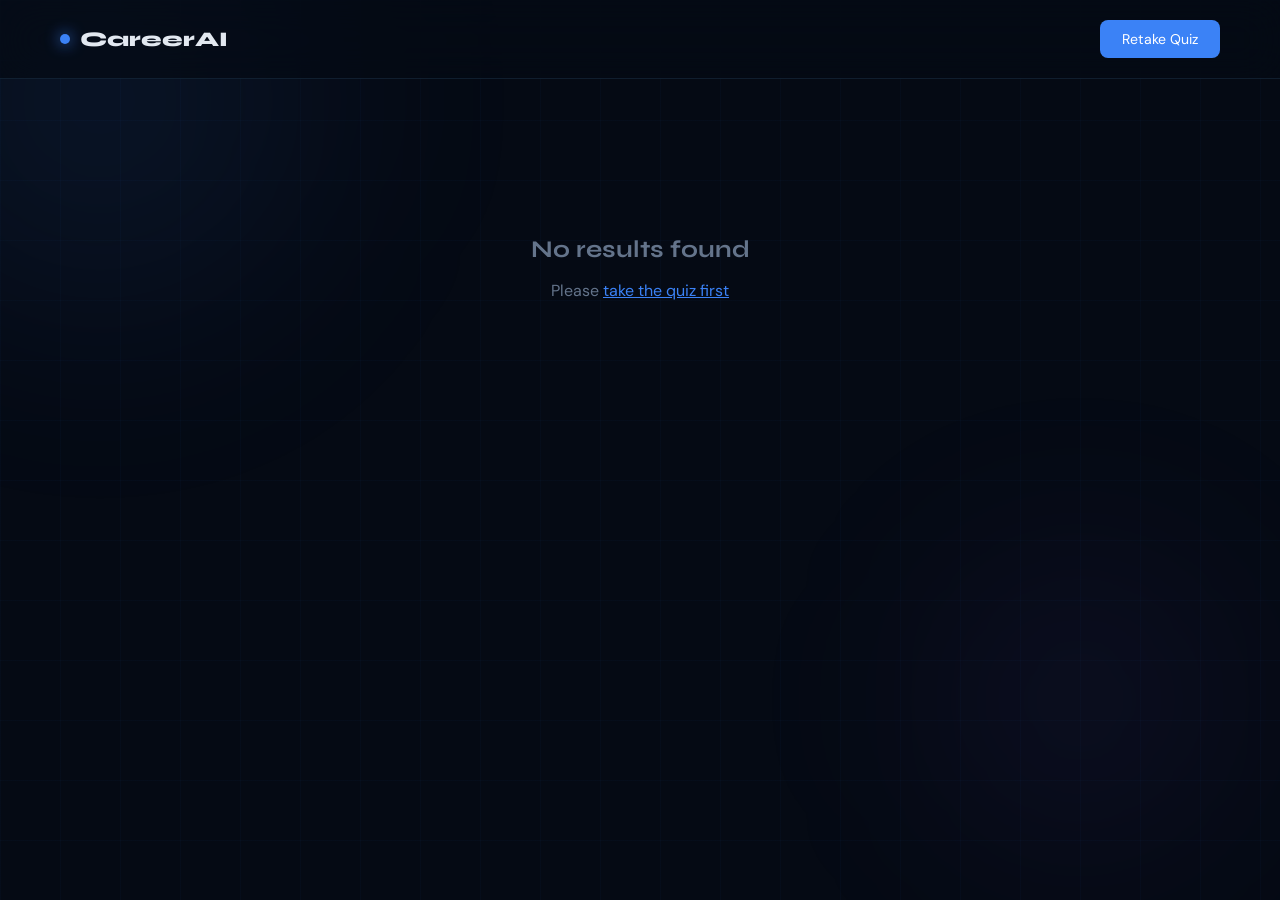
<file: Project(ai_career_predictor)/ai_career_predictor/templates/results.html>
<!DOCTYPE html>
<html lang="en">
<head>
  <meta charset="UTF-8"/>
  <meta name="viewport" content="width=device-width, initial-scale=1.0"/>
  <title>CareerAI — Your Results</title>
  <link href="https://fonts.googleapis.com/css2?family=Syne:wght@400;600;700;800&family=DM+Sans:ital,wght@0,300;0,400;0,500;1,300&display=swap" rel="stylesheet"/>
  <style>
    :root {
      --bg: #050a14;
      --surface: #0c1525;
      --card: #111d30;
      --card2: #0e1929;
      --border: rgba(99,179,237,0.12);
      --accent: #3b82f6;
      --accent2: #06b6d4;
      --gold: #f59e0b;
      --success: #10b981;
      --purple: #8b5cf6;
      --text: #e2e8f0;
      --muted: #64748b;
    }

    * { margin: 0; padding: 0; box-sizing: border-box; }

    body {
      background: var(--bg);
      color: var(--text);
      font-family: 'DM Sans', sans-serif;
      min-height: 100vh;
    }

    .bg-grid {
      position: fixed; inset: 0;
      background-image: linear-gradient(rgba(59,130,246,0.03) 1px, transparent 1px), linear-gradient(90deg, rgba(59,130,246,0.03) 1px, transparent 1px);
      background-size: 60px 60px;
      z-index: 0;
    }

    .orb {
      position: fixed; border-radius: 50%; filter: blur(100px); z-index: 0;
    }
    .orb1 { width: 600px; height: 600px; background: radial-gradient(circle, rgba(59,130,246,0.12) 0%, transparent 70%); top: -200px; left: -200px; }
    .orb2 { width: 400px; height: 400px; background: radial-gradient(circle, rgba(139,92,246,0.1) 0%, transparent 70%); bottom: 0; right: 0; }

    nav {
      position: relative; z-index: 10;
      display: flex; justify-content: space-between; align-items: center;
      padding: 20px 60px;
      border-bottom: 1px solid var(--border);
      backdrop-filter: blur(20px);
      background: rgba(5,10,20,0.7);
    }

    .logo {
      font-family: 'Syne', sans-serif; font-weight: 800; font-size: 1.3rem;
      color: var(--text); text-decoration: none;
      display: flex; align-items: center; gap: 10px;
    }

    .logo-dot {
      width: 10px; height: 10px; border-radius: 50%;
      background: var(--accent); box-shadow: 0 0 15px var(--accent);
      animation: pulse 2s ease-in-out infinite;
    }

    @keyframes pulse {
      0%,100% { box-shadow: 0 0 10px var(--accent); }
      50% { box-shadow: 0 0 25px var(--accent); }
    }

    .page {
      position: relative; z-index: 5;
      max-width: 1000px; margin: 0 auto;
      padding: 56px 32px;
    }

    /* HERO BANNER */
    .result-hero {
      background: var(--card);
      border: 1px solid var(--border);
      border-radius: 24px;
      padding: 48px;
      margin-bottom: 36px;
      position: relative;
      overflow: hidden;
      animation: fadeUp 0.5s ease both;
    }

    .result-hero::before {
      content: '';
      position: absolute;
      top: 0; left: 0; right: 0; bottom: 0;
      background: radial-gradient(ellipse at 80% 50%, rgba(59,130,246,0.12) 0%, transparent 60%);
    }

    .result-hero-inner { position: relative; }

    .greeting {
      font-size: 0.85rem; color: var(--accent2);
      letter-spacing: 0.1em; text-transform: uppercase; font-weight: 500;
      margin-bottom: 12px;
    }

    .result-hero h1 {
      font-family: 'Syne', sans-serif;
      font-size: clamp(1.8rem, 4vw, 2.8rem);
      font-weight: 800; line-height: 1.1; margin-bottom: 16px;
    }

    .gradient-text {
      background: linear-gradient(135deg, #3b82f6, #06b6d4);
      -webkit-background-clip: text;
      -webkit-text-fill-color: transparent;
      background-clip: text;
    }

    .motivational {
      color: var(--muted); font-size: 1rem; line-height: 1.6;
      max-width: 600px; margin-top: 8px;
    }

    /* SECTION */
    .section {
      margin-bottom: 36px;
      animation: fadeUp 0.5s ease both;
    }

    .section-label {
      font-size: 0.78rem; letter-spacing: 0.12em; text-transform: uppercase;
      color: var(--muted); font-weight: 500; margin-bottom: 6px;
    }

    .section-title {
      font-family: 'Syne', sans-serif; font-size: 1.5rem; font-weight: 700;
      margin-bottom: 20px;
    }

    /* CAREER CARDS */
    .careers-grid {
      display: grid;
      grid-template-columns: repeat(auto-fill, minmax(300px, 1fr));
      gap: 20px;
    }

    .career-card {
      background: var(--card);
      border: 1px solid var(--border);
      border-radius: 20px;
      padding: 28px;
      transition: all 0.3s;
      position: relative;
      overflow: hidden;
    }

    .career-card.top-match {
      border-color: rgba(59,130,246,0.4);
      box-shadow: 0 0 40px rgba(59,130,246,0.15);
    }

    .career-card.top-match::before {
      content: '';
      position: absolute;
      top: 0; left: 0; right: 0;
      height: 3px;
      background: linear-gradient(90deg, var(--accent), var(--accent2));
    }

    .career-card:hover {
      transform: translateY(-4px);
      box-shadow: 0 20px 50px rgba(0,0,0,0.4), 0 0 30px rgba(59,130,246,0.1);
    }

    .top-badge {
      display: inline-block;
      background: linear-gradient(135deg, var(--accent), var(--accent2));
      color: white;
      font-size: 0.7rem; font-weight: 600; letter-spacing: 0.08em;
      text-transform: uppercase; padding: 4px 12px; border-radius: 100px;
      margin-bottom: 16px;
    }

    .career-top {
      display: flex; justify-content: space-between; align-items: flex-start;
      margin-bottom: 16px;
    }

    .career-name {
      font-family: 'Syne', sans-serif; font-size: 1.2rem; font-weight: 700;
    }

    .match-badge {
      font-family: 'Syne', sans-serif; font-size: 1.4rem; font-weight: 800;
      color: var(--accent);
    }

    .match-label { font-size: 0.7rem; color: var(--muted); text-align: right; }

    .match-bar {
      height: 5px; background: var(--surface);
      border-radius: 100px; margin-bottom: 16px; overflow: hidden;
    }

    .match-fill {
      height: 100%;
      background: linear-gradient(90deg, var(--accent), var(--accent2));
      border-radius: 100px;
      box-shadow: 0 0 10px var(--accent);
      transition: width 1s ease;
    }

    .why-suited {
      font-size: 0.87rem; color: var(--muted); line-height: 1.6; margin-bottom: 16px;
    }

    .tags-row { display: flex; flex-wrap: wrap; gap: 6px; margin-bottom: 12px; }

    .skill-tag {
      background: rgba(16,185,129,0.1);
      border: 1px solid rgba(16,185,129,0.2);
      color: var(--success);
      border-radius: 100px; padding: 3px 12px;
      font-size: 0.75rem; font-weight: 500;
    }

    .gap-tag {
      background: rgba(245,158,11,0.1);
      border: 1px solid rgba(245,158,11,0.2);
      color: var(--gold);
      border-radius: 100px; padding: 3px 12px;
      font-size: 0.75rem; font-weight: 500;
    }

    .tag-label {
      font-size: 0.75rem; color: var(--muted); margin-bottom: 6px; font-weight: 500;
    }

    /* SKILL GAP SUMMARY */
    .gap-section {
      background: var(--card);
      border: 1px solid rgba(245,158,11,0.2);
      border-radius: 20px;
      padding: 32px;
      margin-bottom: 36px;
    }

    .gap-header {
      display: flex; align-items: center; gap: 12px;
      margin-bottom: 20px;
    }

    .gap-icon {
      width: 44px; height: 44px;
      background: rgba(245,158,11,0.15);
      border-radius: 12px;
      display: flex; align-items: center; justify-content: center;
      font-size: 1.4rem;
    }

    .gap-title { font-family: 'Syne', sans-serif; font-size: 1.2rem; font-weight: 700; }
    .gap-sub { color: var(--muted); font-size: 0.85rem; }

    .gap-pills { display: flex; flex-wrap: wrap; gap: 10px; }

    .gap-pill {
      background: rgba(245,158,11,0.08);
      border: 1px solid rgba(245,158,11,0.25);
      color: #fbbf24;
      border-radius: 100px; padding: 8px 18px;
      font-size: 0.85rem; font-weight: 500;
      display: flex; align-items: center; gap: 6px;
    }

    /* ROADMAP */
    .roadmap {
      display: grid;
      grid-template-columns: repeat(auto-fill, minmax(220px, 1fr));
      gap: 16px;
    }

    .phase-card {
      background: var(--card2);
      border: 1px solid var(--border);
      border-radius: 20px;
      padding: 24px;
      position: relative;
      overflow: hidden;
      transition: all 0.3s;
    }

    .phase-card:hover {
      transform: translateY(-4px);
      border-color: rgba(59,130,246,0.25);
      box-shadow: 0 16px 40px rgba(0,0,0,0.3);
    }

    .phase-num {
      font-family: 'Syne', sans-serif; font-size: 3rem; font-weight: 800;
      position: absolute; top: 10px; right: 16px;
      opacity: 0.06; color: var(--accent); line-height: 1;
    }

    .phase-icon {
      width: 40px; height: 40px; border-radius: 10px;
      display: flex; align-items: center; justify-content: center;
      font-size: 1.2rem; margin-bottom: 14px;
    }

    .p1 .phase-icon { background: rgba(59,130,246,0.15); }
    .p2 .phase-icon { background: rgba(6,182,212,0.15); }
    .p3 .phase-icon { background: rgba(16,185,129,0.15); }
    .p4 .phase-icon { background: rgba(245,158,11,0.15); }

    .phase-title {
      font-family: 'Syne', sans-serif; font-size: 1rem; font-weight: 700;
      margin-bottom: 4px;
    }

    .phase-duration {
      font-size: 0.78rem; color: var(--muted); margin-bottom: 16px;
      display: flex; align-items: center; gap: 4px;
    }

    .phase-tasks { list-style: none; margin-bottom: 16px; }

    .phase-tasks li {
      font-size: 0.82rem; color: var(--muted);
      padding: 5px 0;
      border-bottom: 1px solid rgba(255,255,255,0.04);
      display: flex; align-items: flex-start; gap: 8px;
    }

    .phase-tasks li::before {
      content: '▸';
      color: var(--accent); flex-shrink: 0; font-size: 0.7rem; margin-top: 2px;
    }

    .phase-resources { display: flex; flex-wrap: wrap; gap: 6px; }

    .resource-chip {
      background: rgba(59,130,246,0.08);
      border: 1px solid rgba(59,130,246,0.15);
      color: var(--accent2);
      border-radius: 100px; padding: 3px 10px;
      font-size: 0.72rem;
    }

    /* RETRY */
    .retry-row {
      display: flex; justify-content: center;
      margin-top: 48px;
    }

    .btn-retry {
      background: transparent;
      border: 1px solid var(--border);
      color: var(--muted);
      padding: 14px 32px;
      border-radius: 12px;
      font-family: 'DM Sans', sans-serif;
      font-size: 0.95rem;
      cursor: pointer;
      transition: all 0.2s;
      text-decoration: none;
    }

    .btn-retry:hover {
      border-color: var(--accent);
      color: var(--text);
    }

    @keyframes fadeUp {
      from { opacity: 0; transform: translateY(24px); }
      to { opacity: 1; transform: translateY(0); }
    }

    .section:nth-child(2) { animation-delay: 0.1s; }
    .section:nth-child(3) { animation-delay: 0.2s; }
    .section:nth-child(4) { animation-delay: 0.3s; }

    @media (max-width: 600px) {
      nav { padding: 16px 20px; }
      .page { padding: 32px 16px; }
      .result-hero { padding: 28px; }
      .careers-grid { grid-template-columns: 1fr; }
      .roadmap { grid-template-columns: 1fr; }
    }
  </style>
</head>
<body>

<div class="bg-grid"></div>
<div class="orb orb1"></div>
<div class="orb orb2"></div>

<nav>
  <a class="logo" href="/">
    <div class="logo-dot"></div>
    CareerAI
  </a>
  <a href="/quiz" class="btn" style="background:var(--accent);color:white;padding:10px 22px;border-radius:8px;text-decoration:none;font-size:0.88rem;">Retake Quiz</a>
</nav>

<div class="page" id="page-content">
  <div style="text-align:center;padding:100px;color:var(--muted);">Loading your results...</div>
</div>

<script>
  const data = JSON.parse(sessionStorage.getItem('careerResult') || '{}');
  const userName = sessionStorage.getItem('userName') || 'You';

  const phaseIcons = ['🌱', '⚡', '🔨', '🚀'];
  const phaseColors = ['p1', 'p2', 'p3', 'p4'];

  function renderResults(d) {
    const allGaps = [...new Set(d.careers.flatMap(c => c.skill_gaps))];

    const careersHTML = d.careers.map((c, i) => `
      <div class="career-card ${i === 0 ? 'top-match' : ''}">
        ${i === 0 ? '<div class="top-badge">⭐ Best Match</div>' : ''}
        <div class="career-top">
          <div class="career-name">${c.title}</div>
          <div>
            <div class="match-badge">${c.match_percentage}%</div>
            <div class="match-label">match</div>
          </div>
        </div>
        <div class="match-bar">
          <div class="match-fill" style="width:${c.match_percentage}%"></div>
        </div>
        <p class="why-suited">${c.why_suited}</p>

        <div class="tag-label">✅ Your Strengths</div>
        <div class="tags-row">
          ${c.current_strengths.map(s => `<span class="skill-tag">${s}</span>`).join('')}
        </div>

        <div class="tag-label" style="margin-top:12px;">⚠️ Skill Gaps</div>
        <div class="tags-row">
          ${c.skill_gaps.map(s => `<span class="gap-tag">${s}</span>`).join('')}
        </div>
      </div>
    `).join('');

    const roadmapKeys = Object.keys(d.roadmap);
    const roadmapHTML = roadmapKeys.map((key, i) => {
      const p = d.roadmap[key];
      return `
        <div class="phase-card ${phaseColors[i]}">
          <div class="phase-num">0${i+1}</div>
          <div class="phase-icon">${phaseIcons[i]}</div>
          <div class="phase-title">${p.title}</div>
          <div class="phase-duration">⏱ ${p.duration}</div>
          <ul class="phase-tasks">
            ${p.tasks.map(t => `<li>${t}</li>`).join('')}
          </ul>
          <div class="phase-resources">
            ${p.resources.map(r => `<span class="resource-chip">${r}</span>`).join('')}
          </div>
        </div>
      `;
    }).join('');

    document.getElementById('page-content').innerHTML = `
      <div class="result-hero">
        <div class="result-hero-inner">
          <div class="greeting">✦ Analysis Complete</div>
          <h1>Great news, <span class="gradient-text">${userName}!</span><br/>Your results are ready.</h1>
          <p class="motivational">${d.motivational_message}</p>
        </div>
      </div>

      <div class="section" style="animation-delay:0.1s">
        <div class="section-label">Top Matches</div>
        <div class="section-title">Your Recommended<br/>Career Paths</div>
        <div class="careers-grid">${careersHTML}</div>
      </div>

      <div class="gap-section">
        <div class="gap-header">
          <div class="gap-icon">🔍</div>
          <div>
            <div class="gap-title">Skills to Develop</div>
            <div class="gap-sub">Focus on these to accelerate your career switch</div>
          </div>
        </div>
        <div class="gap-pills">
          ${allGaps.map(g => `<div class="gap-pill">⚡ ${g}</div>`).join('')}
        </div>
      </div>

      <div class="section" style="animation-delay:0.2s">
        <div class="section-label">Your Roadmap</div>
        <div class="section-title">4-Phase Learning<br/>Journey</div>
        <div class="roadmap">${roadmapHTML}</div>
      </div>

      <div class="retry-row">
        <a href="/quiz" class="btn-retry">↺ Retake Quiz with Different Profile</a>
      </div>
    `;
  }

  if (data && data.careers) {
    renderResults(data);
  } else {
    document.getElementById('page-content').innerHTML = `
      <div style="text-align:center;padding:100px 20px;color:var(--muted);">
        <h2 style="font-family:'Syne',sans-serif;margin-bottom:16px;">No results found</h2>
        <p>Please <a href="/quiz" style="color:var(--accent)">take the quiz first</a></p>
      </div>
    `;
  }
</script>
</body>
</html>
</file>
